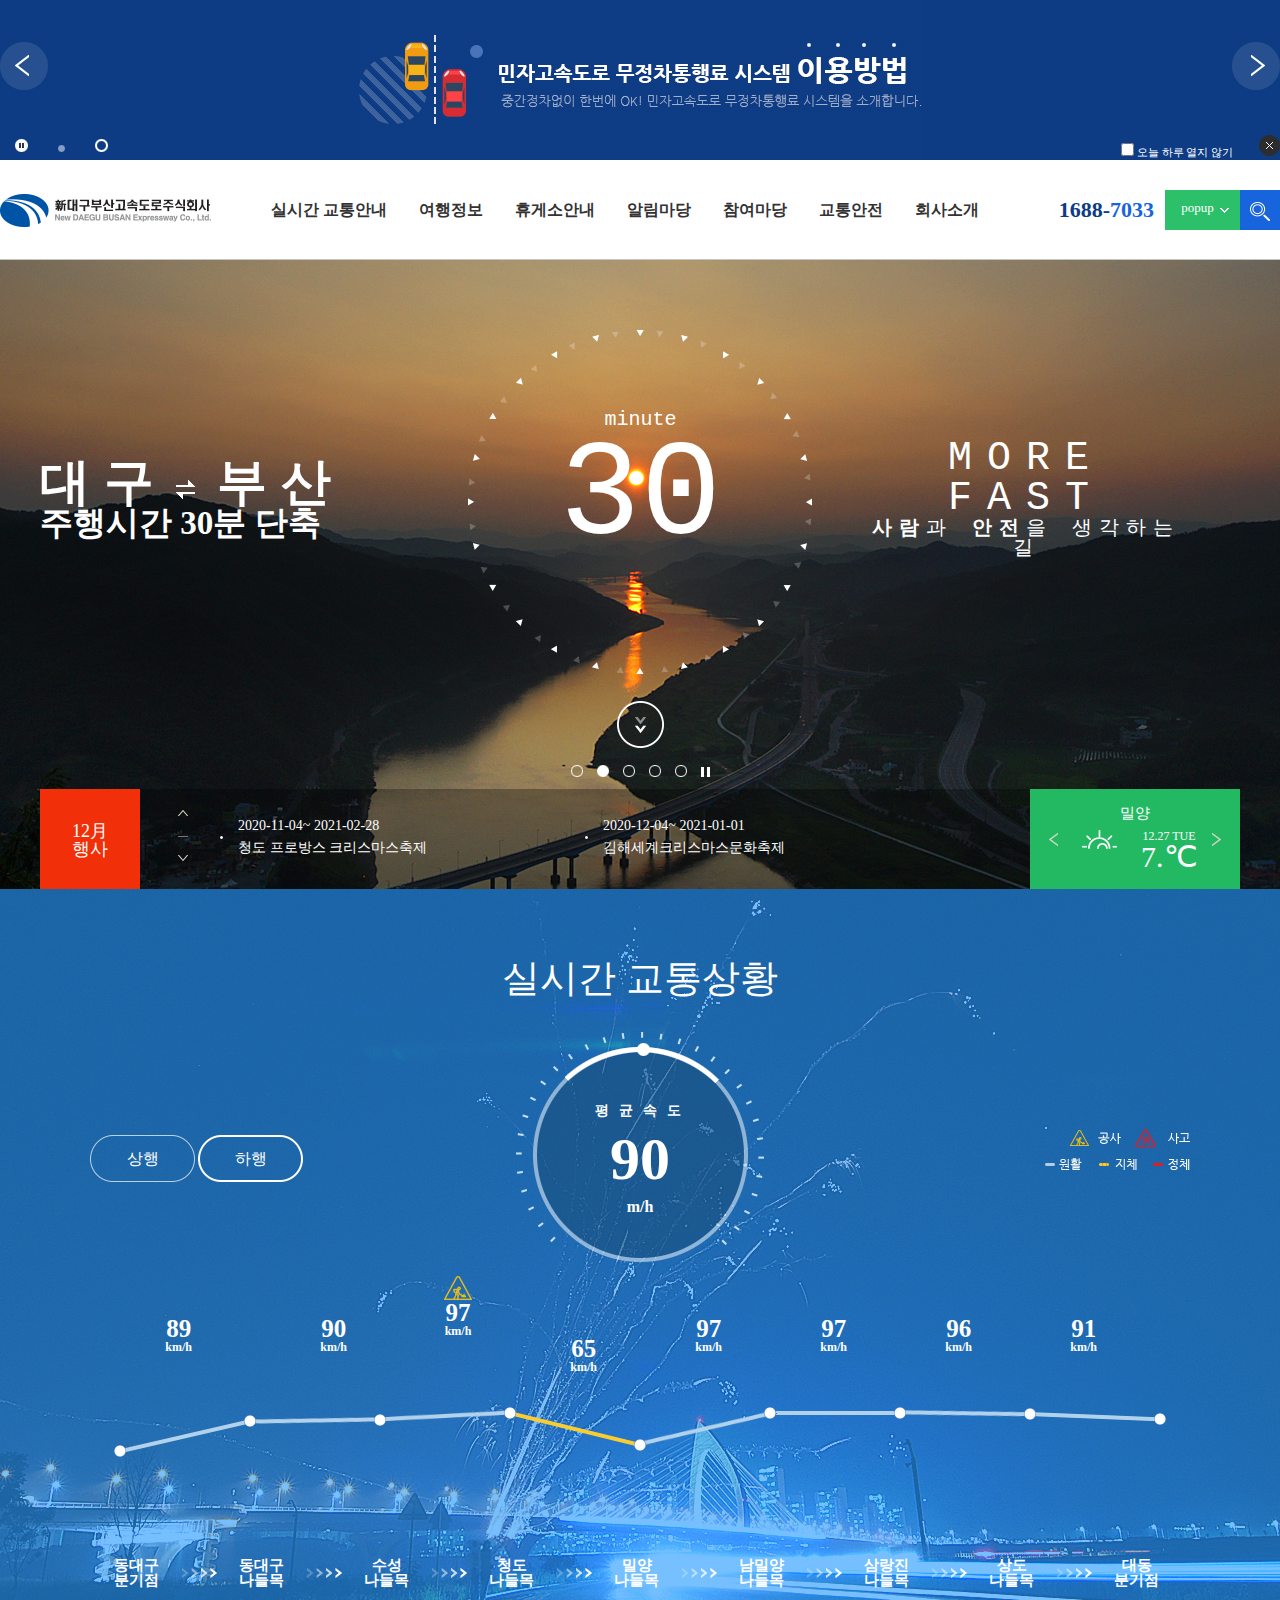
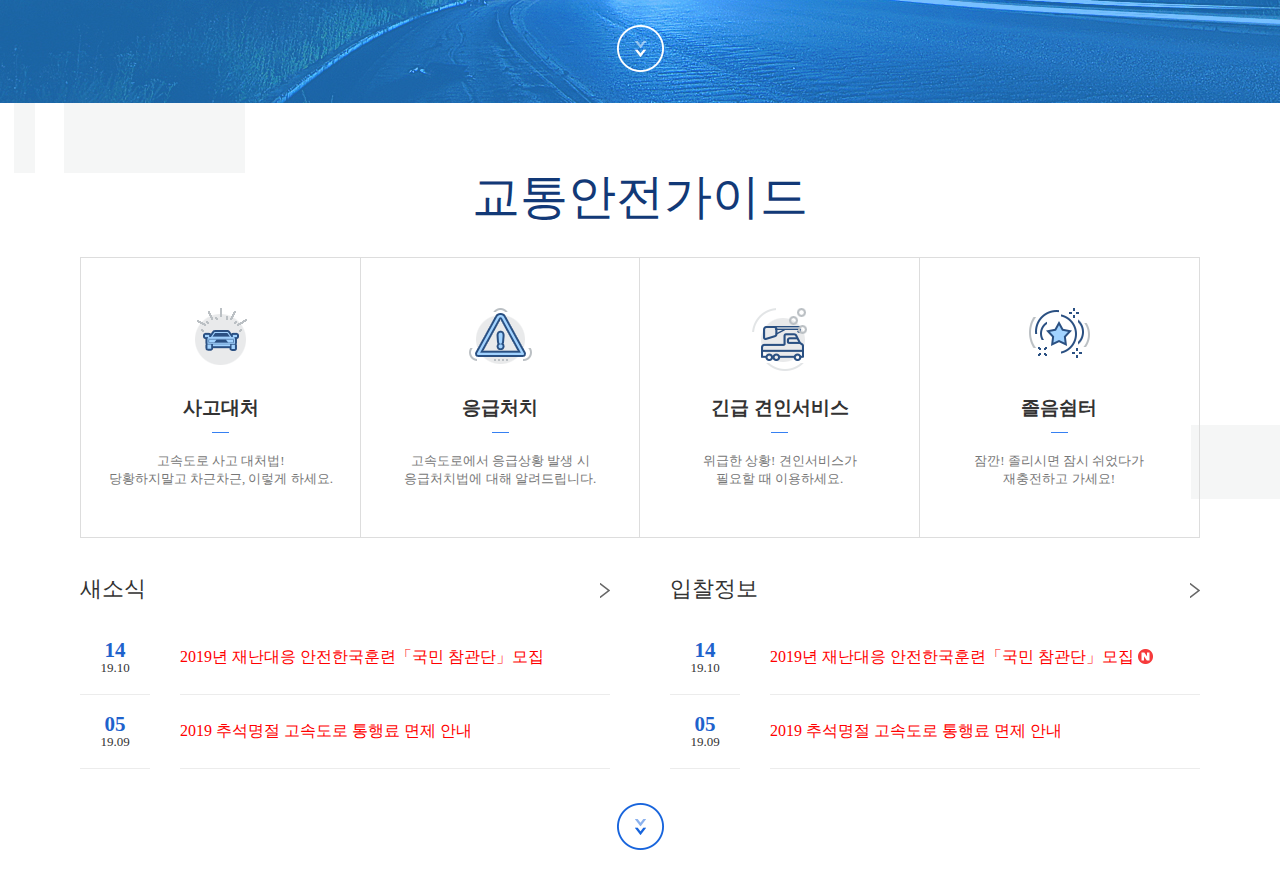
<file: index.html>
<!DOCTYPE html>
<html lang="en">
<head>
    <meta charset="UTF-8">
    <meta name="viewport" content="width=device-width, initial-scale=1.0">
    <title></title>
    <link rel="stylesheet" href="css/default.css" type="text/css">
    <link rel="stylesheet" href="css/style.css" type="text/css">
</head>
<body>
    <div id="banner">
        <div>
            <a href="#a"><img src="/index_images/ad_top.jpg" alt="민자고속도로 무정차통행료 시스템 이용방법 중간정차없이 한번에 OK!
            민자고속도로 무정차통행료 시스템을 소개합니다.">
            </a>

            <a href="#a" class="prev"><img src="/index_images/btn_arrow_left.png" alt="이전광고"></a>
            <a href="#a"class="next"><img src="/index_images/btn_arrow_right.png" alt="다음광고"></a>
            <div class="control">
                <a href="#a"><img src="/index_images/btn_pause.gif" alt="일시정지"></a>
                <a href="#a"><img src="/index_images/bu_paging.png" alt="첫번째 광고"></a>
                <a href="#a"><img src="/index_images/bu_paging_on.png" alt="두번째 광고 현재위치"></a>
            </div>
            <divclass>
                <div class="close">
                <input type="checkbox" id="chk1"><label for="chk1">오늘 하루 열지 않기</label>
                <a href="#a"><img src="index_images/btn_close.png" alt="광고닫기"></a>
            </div>

        </div>
    </div>
    

    <div id="header">
        <div>
            <h1><a href="#a"><img src="index_images/h1_logo.gif" alt="신대구부산고속도로 주식회사"></a></h1>
            <!-- lnb=local navigation bar -->
            <!-- gnl=global navigation bar -->
            <h2 class="hide">대메뉴</h2>
            <ul id="lnb">
                <li><a href="#a">실시간 교통안내</a></li>
                <li><a href="#a">여행정보</a></li>
                <li><a href="#a">휴게소안내</a></li>
                <li><a href="#a">알림마당</a></li>
                <li><a href="#a">참여마당</a></li>
                <li><a href="#a">교통안전</a></li>
                <li><a href="#a">회사소개</a></li>
            </ul>
            <div>
                <h2 class="hide">고객센터 전화번호</h2>
                <p>1688-<span>7033</span></p>
                <div>
                    <a href="#a" class="btn_pop">popup</a>
                    <a href="#a"><img src="index_images/btn_search.gif" alt="검색"></a>
                </div>
            </div>
        </div>
    </div>


    <div id="visual">
        <div>
            <div class="copy clear">
                <div class="text1">대구<img src="index_images/bu_arrow.gif" alt="왕복">부산<div>주행시간 30분 단축</div>
                </div>
                <div class="text2">minute<div>30</div></div>
                <div class="text3">MORE<br>FAST<div><strong>사람</strong>과 <strong>안전</strong>을 생각하는 길</div></div>
            </div>
            <div class="paging">
                <a href="#a"><img src="index_images/btn_down.png" alt="실시간교통현황 바로가기"></a>
                <div>
                    <ul>
                        <li><a href="#a"><img src="index_images/bu_paging2.png" alt="첫번째 이미지"></a></li>
                        <li><a href="#a"><img src="index_images/bu_paging_on2.png" alt="현재 두번째 이미지"></a></li>
                        <li><a href="#a"><img src="index_images/bu_paging2.png" alt="세번째 이미지"></a></li>
                        <li><a href="#a"><img src="index_images/bu_paging2.png" alt="네번째이미지"></a></li>
                        <li><a href="#a"><img src="index_images/bu_paging2.png" alt="다섯번째 이미지"></a></li>     
                    </ul><p><a href="#a"><img src="index_images/btn_pause2.png" alt="일시정지"></a></p>
                </div>
            </div>
            
            <div class="bottom clear">
                <h2>12月<br>행사</h2>
                <div class="event">
                    <ul class="clear">
                        <li><a href="#a">2020-11-04~ 2021-02-28<br>청도 프로방스 크리스마스축제</a></li>
                        <li><a href="#a">2020-12-04~ 2021-01-01<br>김해세계크리스마스문화축제</a></li>
                    </ul>
                    <div>
                        <a href="#a"><img src="index_images/btn_arrow_up.png" alt="이전 리스트"></a>
                        <a href="#a"><img src="index_images/btn_arrow_down.png" alt="다음 리스트"></a>
                    </div>
                </div>
                <h2 class="hide">날씨</h2>
                <div class="weather">
                        <h3>밀양</h3>
                    <div>
                        12.27 TUE<div>7.℃</div>
                        <img src="index_images/ico_weather1.png" alt="맑음">
                    </div>
                    <a href="#a" class="left"><img src="index_images/btn_arrow_left2.png" alt="이전날씨"></a>
                    <a href="#a" class="right"><img src="index_images/btn_arrow_right2.png" alt="다음날씨"></a>
                </div>
            </div>
        </div>
    </div>
    
    <div id="traffic_box">
        <div>
            <h2>실시간 교통상황</h2>
            <div class="speed">
                <div class="t1">평균속도</div>
                <div class="t2">90</div>
                <div class="t3">m/h</div>
            </div>
            <p class="right">
                <img src="index_images/img_bum.png" alt="">
            </p>
            <ul class="left">
                <li><a href="#a">상행</a></li>
                <li class="on"><a href="#a">하행</a></li>
            </ul>
            <h3 class="hide">하행</h3>
            <div class="graph">
                <img src="index_images/img_graph.png" alt="">
                <ul class="clear">
                    <li>
                        동대구<br>분기점
                        <div style="top: -242px">
                            <strong>89</strong>
                            km/h
                        </div>
                    </li>
                    <li>
                        동대구<br>나들목 
                        <div style="top: -242px">
                            <strong>90</strong>
                            km/h
                        </div>
                    </li>
                     <li>
                        수성<br>나들목
                        <div style="top: -282px">
                            <strong>
                                <img src="index_images/ico_sign.png" alt="공사중">
                                <span>
                                    [12.29 9\7:00~12.29 17.00][공사] 방향 79.04K(남천터널)방호벽공사,2차로
                                </span>
                                
                                97
                            </strong>
                            km/h
                        </div>
                    </li>
                    <li>
                        청도<br>나들목
                        <div style="top: -222px">
                            <strong>65</strong>
                            km/h
                        </div>
                    </li>
                    <li>
                        밀양<br>나들목
                        <div style="top: -242px">
                            <strong>97</strong>
                            km/h
                        </div>
                    </li>
                    <li>
                        남밀양<br>나들목
                        <div style="top: -242px">
                            <strong>97</strong>
                            km/h
                        </div>
                    </li>
                    <li>
                        삼랑진<br>나들목
                        <div style="top: -242px">
                            <strong>96</strong>
                            km/h
                        </div>
                    </li><li>
                        상도<br>나들목
                        <div style="top: -242px">
                            <strong>91</strong>
                            km/h
                        </div>
                    </li>
                    <li>
                        대동<br>분기점
                    </li>
                    
                </ul>
            </div>
            <div class="next">
                <a href="#a"><img src="index_images/btn_down.png" alt="교통안전가이드 바로가기"></a>
            </div>
        </div>
    </div>

    <div id="safe">
        <div>
            <h2>교통안전가이드</h2>
            <ul class="list clear">
                <li class="bg1">
                    <h3>사고대처</h3>
                    <div>고속도로 사고 대처법!<br>당황하지말고 차근차근, 이렇게 하세요.</div>
                    <a href="#a">바로가기</a>
                </li>
                <li class="bg2">
                    <h3>응급처치</h3>
                    <div>고속도로에서 응급상황 발생 시<br>응급처치법에 대해 알려드립니다.</div>
                    <a href="#a">바로가기</a>
                </li>
                <li class="bg3">
                    <h3>긴급 견인서비스</h3>
                    <div>위급한 상황! 견인서비스가<br>필요할 때 이용하세요.</div>
                    <a href="#a">바로가기</a>
                </li>
                <li class="bg4">
                    <h3>졸음쉼터</h3>
                    <div>잠깐! 졸리시면 잠시 쉬었다가<br>재충전하고 가세요!</div>
                    <a href="#a">바로가기</a>
                </li>
            </ul>



            <div class="news">
                <div>
                    <h3>새소식</h3>
                    <ul>
                        <li>
                            <a href="#a">2019년 재난대응 안전한국훈련「국민 참관단」모집</a>
                            <span><strong>14</strong>19.10</span>
                        </li>
                        <li>
                            <a href="#a">2019 추석명절 고속도로 통행료 면제 안내</a>
                            <span><strong>05</strong>19.09</span>
                        </li>
                    </ul>
                    <p>
                        <a href="#a"><img src="index_images/btn_more.png" alt="더보기"></a>
                    </p>
                </div>
                <div>
                    <h3>입찰정보</h3>
                    <ul>
                        <li>
                            <a href="#a">2019년 재난대응 안전한국훈련「국민 참관단」모집 <img src="index_images/ico_new.png" alt="신규게시물"></a>
                            <span><strong>14</strong>19.10</span>
                        </li>
                        <li>
                            <a href="#a">2019 추석명절 고속도로 통행료 면제 안내</a>
                            <span><strong>05</strong>19.09</span>
                        </li>
                    </ul>
                    <p>
                        <a href="#a"><img src="index_images/btn_more.png" alt="더보기"></a>
                    </p>
                </div>
            </div>
            <div class = "next clear">
                <a href="#a" class="clear"><img src="index_images/btn_down2.png" alt="제대로 즐기는 여행지 바로가기"></a>
            </div>
        </div>
    </div>
</body>
</html>
</file>
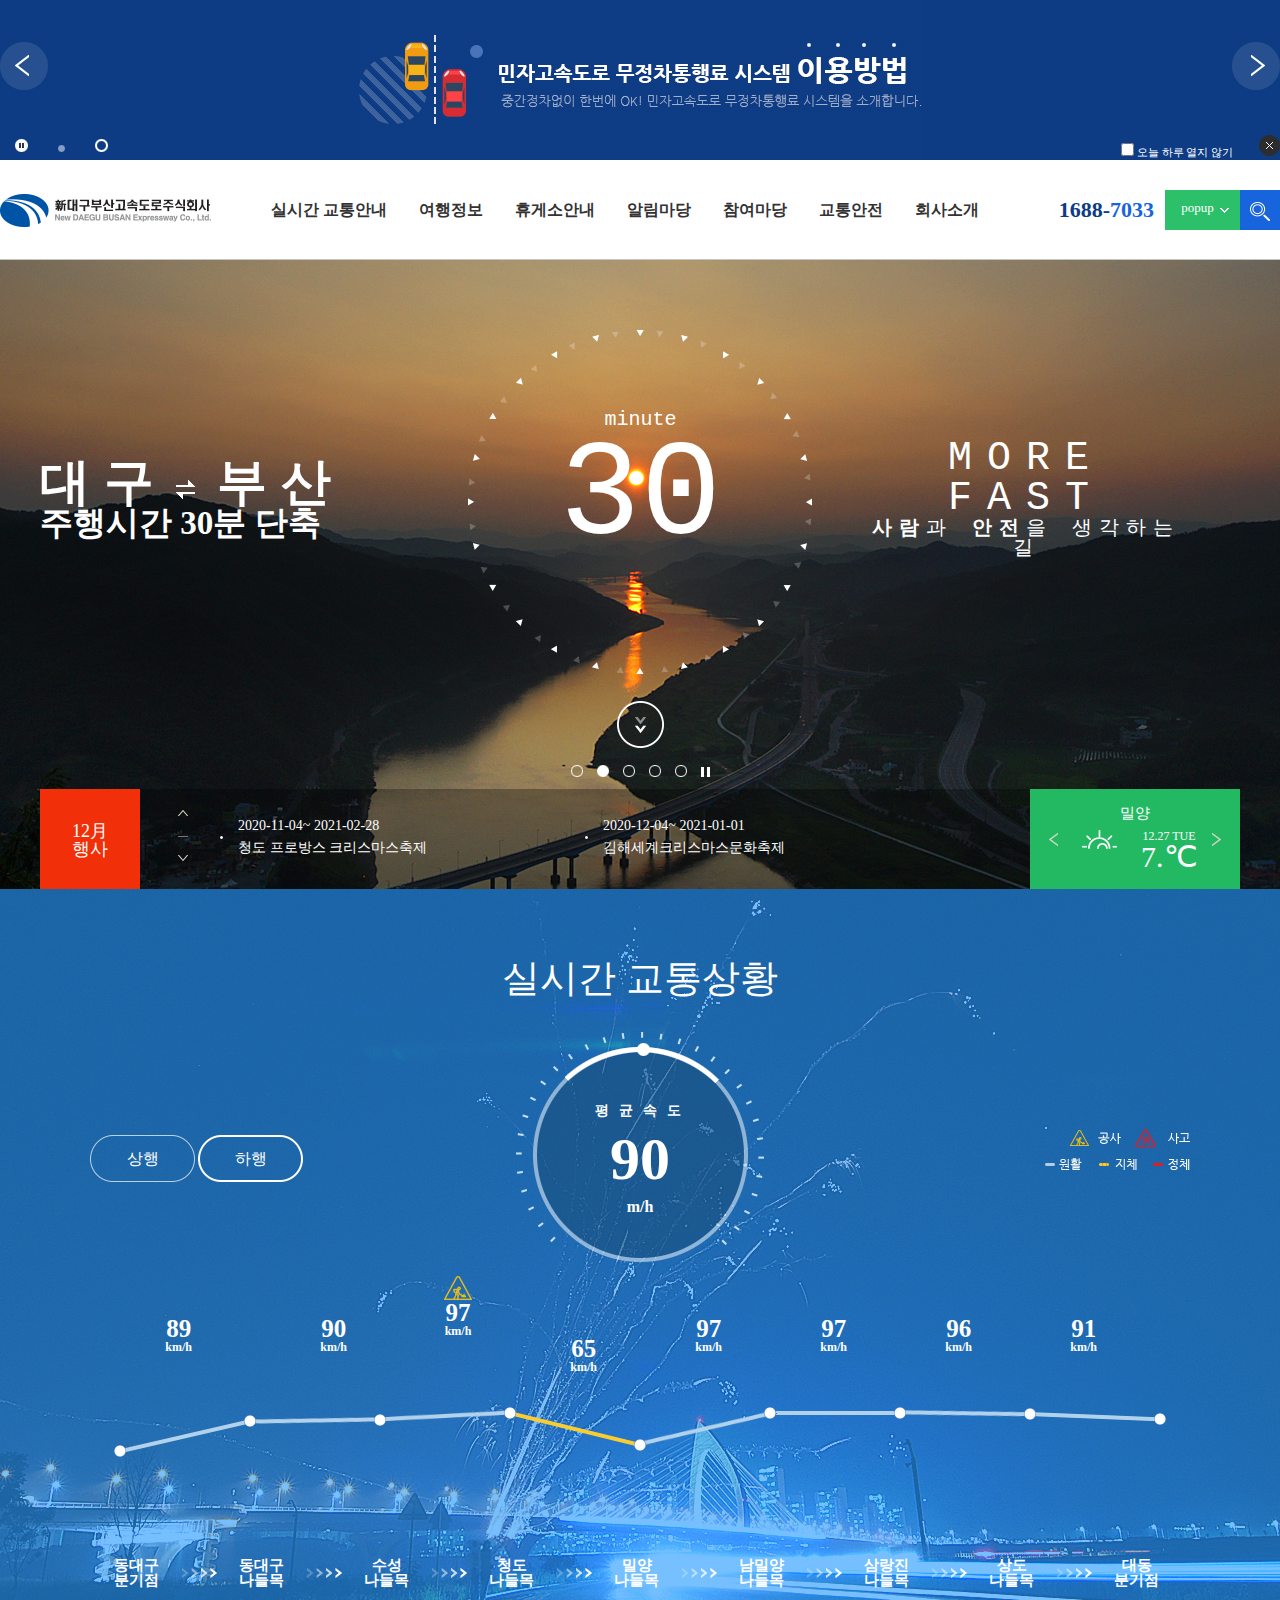
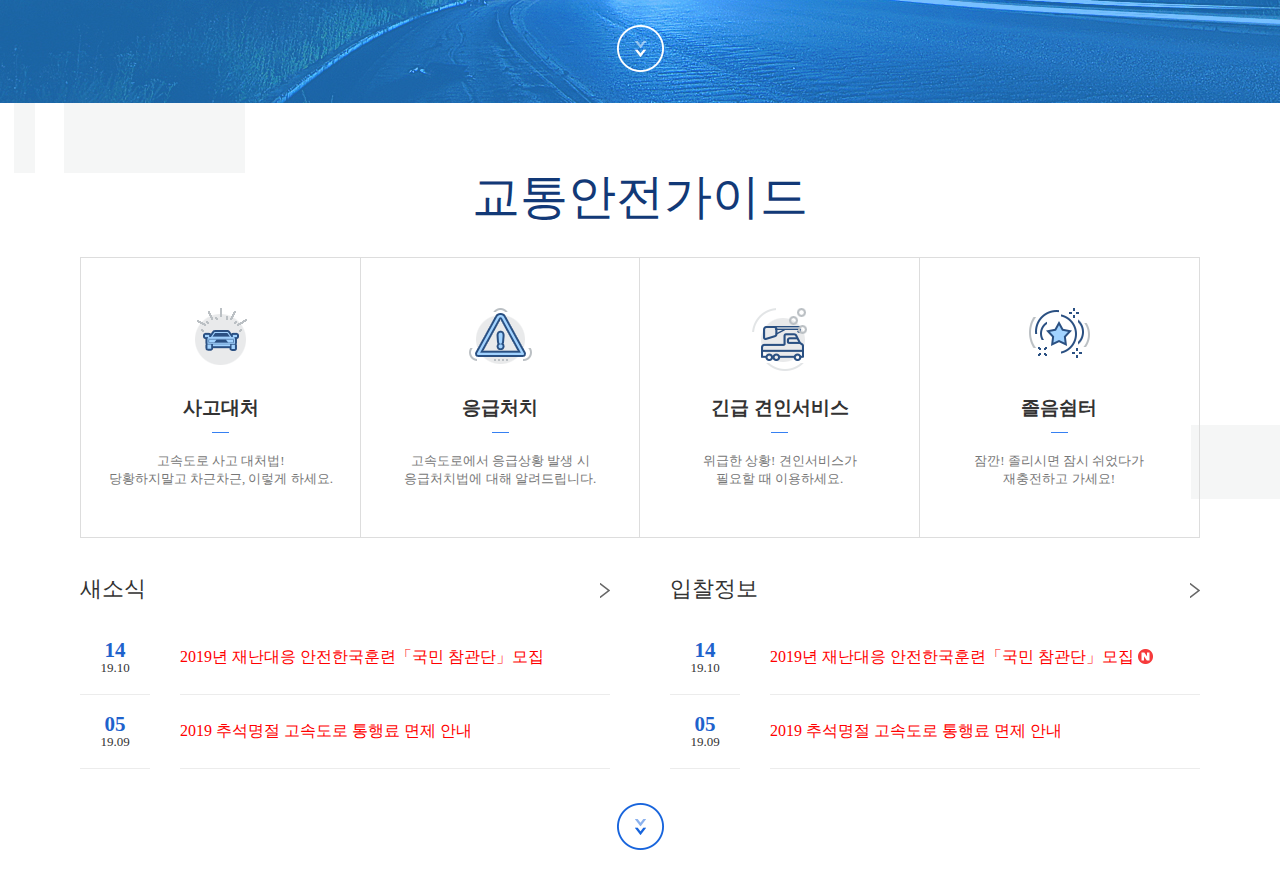
<file: window.html>
<!DOCTYPE html>
<html lang="en">
<head>
    <meta charset="UTF-8">
    <meta name="viewport" content="width=device-width, initial-scale=1.0">
    <title></title>
    <link rel="stylesheet" href="css/default.css" type="text/css">
    <link rel="stylesheet" href="css/style.css" type="text/css">
</head>
<body>
    <div id="banner">
        <div>
            <a href="#a"><img src="/index_images/ad_top.jpg" alt="민자고속도로 무정차통행료 시스템 이용방법 중간정차없이 한번에 OK!
            민자고속도로 무정차통행료 시스템을 소개합니다.">
            </a>

            <a href="#a" class="prev"><img src="/index_images/btn_arrow_left.png" alt="이전광고"></a>
            <a href="#a"class="next"><img src="/index_images/btn_arrow_right.png" alt="다음광고"></a>
            <div class="control">
                <a href="#a"><img src="/index_images/btn_pause.gif" alt="일시정지"></a>
                <a href="#a"><img src="/index_images/bu_paging.png" alt="첫번째 광고"></a>
                <a href="#a"><img src="/index_images/bu_paging_on.png" alt="두번째 광고 현재위치"></a>
            </div>
            <divclass>
                <div class="close">
                <input type="checkbox" id="chk1"><label for="chk1">오늘 하루 열지 않기</label>
                <a href="#a"><img src="index_images/btn_close.png" alt="광고닫기"></a>
            </div>

        </div>
    </div>
    

    <div id="header">
        <div>
            <h1><a href="#a"><img src="index_images/h1_logo.gif" alt="신대구부산고속도로 주식회사"></a></h1>
            <!-- lnb=local navigation bar -->
            <!-- gnl=global navigation bar -->
            <h2 class="hide">대메뉴</h2>
            <ul id="lnb">
                <li><a href="#a">실시간 교통안내</a></li>
                <li><a href="#a">여행정보</a></li>
                <li><a href="#a">휴게소안내</a></li>
                <li><a href="#a">알림마당</a></li>
                <li><a href="#a">참여마당</a></li>
                <li><a href="#a">교통안전</a></li>
                <li><a href="#a">회사소개</a></li>
            </ul>
            <div>
                <h2 class="hide">고객센터 전화번호</h2>
                <p>1688-<span>7033</span></p>
                <div>
                    <a href="#a" class="btn_pop">popup</a>
                    <a href="#a"><img src="index_images/btn_search.gif" alt="검색"></a>
                </div>
            </div>
        </div>
    </div>


    <div id="visual">
        <div>
            <div class="copy clear">
                <div class="text1">대구<img src="index_images/bu_arrow.gif" alt="왕복">부산<div>주행시간 30분 단축</div>
                </div>
                <div class="text2">minute<div>30</div></div>
                <div class="text3">MORE<br>FAST<div><strong>사람</strong>과 <strong>안전</strong>을 생각하는 길</div></div>
            </div>
            <div class="paging">
                <a href="#a"><img src="index_images/btn_down.png" alt="실시간교통현황 바로가기"></a>
                <div>
                    <ul>
                        <li><a href="#a"><img src="index_images/bu_paging2.png" alt="첫번째 이미지"></a></li>
                        <li><a href="#a"><img src="index_images/bu_paging_on2.png" alt="현재 두번째 이미지"></a></li>
                        <li><a href="#a"><img src="index_images/bu_paging2.png" alt="세번째 이미지"></a></li>
                        <li><a href="#a"><img src="index_images/bu_paging2.png" alt="네번째이미지"></a></li>
                        <li><a href="#a"><img src="index_images/bu_paging2.png" alt="다섯번째 이미지"></a></li>     
                    </ul><p><a href="#a"><img src="index_images/btn_pause2.png" alt="일시정지"></a></p>
                </div>
            </div>
            
            <div class="bottom clear">
                <h2>12月<br>행사</h2>
                <div class="event">
                    <ul class="clear">
                        <li><a href="#a">2020-11-04~ 2021-02-28<br>청도 프로방스 크리스마스축제</a></li>
                        <li><a href="#a">2020-12-04~ 2021-01-01<br>김해세계크리스마스문화축제</a></li>
                    </ul>
                    <div>
                        <a href="#a"><img src="index_images/btn_arrow_up.png" alt="이전 리스트"></a>
                        <a href="#a"><img src="index_images/btn_arrow_down.png" alt="다음 리스트"></a>
                    </div>
                </div>
                <h2 class="hide">날씨</h2>
                <div class="weather">
                        <h3>밀양</h3>
                    <div>
                        12.27 TUE<div>7.℃</div>
                        <img src="index_images/ico_weather1.png" alt="맑음">
                    </div>
                    <a href="#a" class="left"><img src="index_images/btn_arrow_left2.png" alt="이전날씨"></a>
                    <a href="#a" class="right"><img src="index_images/btn_arrow_right2.png" alt="다음날씨"></a>
                </div>
            </div>
        </div>
    </div>
    
    <div id="traffic_box">
        <div>
            <h2>실시간 교통상황</h2>
            <div class="speed">
                <div class="t1">평균속도</div>
                <div class="t2">90</div>
                <div class="t3">m/h</div>
            </div>
            <p class="right">
                <img src="index_images/img_bum.png" alt="">
            </p>
            <ul class="left">
                <li><a href="#a">상행</a></li>
                <li class="on"><a href="#a">하행</a></li>
            </ul>
            <h3 class="hide">하행</h3>
            <div class="graph">
                <img src="index_images/img_graph.png" alt="">
                <ul class="clear">
                    <li>
                        동대구<br>분기점
                        <div style="top: -242px">
                            <strong>89</strong>
                            km/h
                        </div>
                    </li>
                    <li>
                        동대구<br>나들목 
                        <div style="top: -242px">
                            <strong>90</strong>
                            km/h
                        </div>
                    </li>
                     <li>
                        수성<br>나들목
                        <div style="top: -282px">
                            <strong>
                                <img src="index_images/ico_sign.png" alt="공사중">
                                <span>
                                    [12.29 9\7:00~12.29 17.00][공사] 방향 79.04K(남천터널)방호벽공사,2차로
                                </span>
                                
                                97
                            </strong>
                            km/h
                        </div>
                    </li>
                    <li>
                        청도<br>나들목
                        <div style="top: -222px">
                            <strong>65</strong>
                            km/h
                        </div>
                    </li>
                    <li>
                        밀양<br>나들목
                        <div style="top: -242px">
                            <strong>97</strong>
                            km/h
                        </div>
                    </li>
                    <li>
                        남밀양<br>나들목
                        <div style="top: -242px">
                            <strong>97</strong>
                            km/h
                        </div>
                    </li>
                    <li>
                        삼랑진<br>나들목
                        <div style="top: -242px">
                            <strong>96</strong>
                            km/h
                        </div>
                    </li><li>
                        상도<br>나들목
                        <div style="top: -242px">
                            <strong>91</strong>
                            km/h
                        </div>
                    </li>
                    <li>
                        대동<br>분기점
                    </li>
                    
                </ul>
            </div>
            <div class="next">
                <a href="#a"><img src="index_images/btn_down.png" alt="교통안전가이드 바로가기"></a>
            </div>
        </div>
    </div>

    <div id="safe">
        <div>
            <h2>교통안전가이드</h2>
            <ul class="list clear">
                <li class="bg1">
                    <h3>사고대처</h3>
                    <div>고속도로 사고 대처법!<br>당황하지말고 차근차근, 이렇게 하세요.</div>
                    <a href="#a">바로가기</a>
                </li>
                <li class="bg2">
                    <h3>응급처치</h3>
                    <div>고속도로에서 응급상황 발생 시<br>응급처치법에 대해 알려드립니다.</div>
                    <a href="#a">바로가기</a>
                </li>
                <li class="bg3">
                    <h3>긴급 견인서비스</h3>
                    <div>위급한 상황! 견인서비스가<br>필요할 때 이용하세요.</div>
                    <a href="#a">바로가기</a>
                </li>
                <li class="bg4">
                    <h3>졸음쉼터</h3>
                    <div>잠깐! 졸리시면 잠시 쉬었다가<br>재충전하고 가세요!</div>
                    <a href="#a">바로가기</a>
                </li>
            </ul>



            <div class="news">
                <div>
                    <h3>새소식</h3>
                    <ul>
                        <li>
                            <a href="#a">2019년 재난대응 안전한국훈련「국민 참관단」모집</a>
                            <span><strong>14</strong>19.10</span>
                        </li>
                        <li>
                            <a href="#a">2019 추석명절 고속도로 통행료 면제 안내</a>
                            <span><strong>05</strong>19.09</span>
                        </li>
                    </ul>
                    <p>
                        <a href="#a"><img src="index_images/btn_more.png" alt="더보기"></a>
                    </p>
                </div>
                <div>
                    <h3>입찰정보</h3>
                    <ul>
                        <li>
                            <a href="#a">2019년 재난대응 안전한국훈련「국민 참관단」모집 <img src="index_images/ico_new.png" alt="신규게시물"></a>
                            <span><strong>14</strong>19.10</span>
                        </li>
                        <li>
                            <a href="#a">2019 추석명절 고속도로 통행료 면제 안내</a>
                            <span><strong>05</strong>19.09</span>
                        </li>
                    </ul>
                    <p>
                        <a href="#a"><img src="index_images/btn_more.png" alt="더보기"></a>
                    </p>
                </div>
            </div>
            <div class = "next clear">
                <a href="#a" class="clear"><img src="index_images/btn_down2.png" alt="제대로 즐기는 여행지 바로가기"></a>
            </div>
        </div>
    </div>
</body>
</html>
</file>
<file: css/default.css>
body{
    margin: 0 0 0 0;
    padding: 0 0 0 0;
}

.hide,legend,hr,caption span{
    position: absolute; left:-3000%;
}


    a:link { color: red; text-decoration: none;}
    a:visited { color: black; text-decoration: none;}
    a:hover { color: blue; text-decoration: none;}


/* http://meyerweb.com/eric/tools/css/reset/ 
   v2.0 | 20110126
   License: none (public domain)
*/

html, body, div, span, applet, object, iframe,
h1, h2, h3, h4, h5, h6, p, blockquote, pre,
a, abbr, acronym, address, big, cite, code,
del, dfn, em, img, ins, kbd, q, s, samp,
small, strike, strong, sub, sup, tt, var,
b, u, i, center,
dl, dt, dd, ol, ul, li,
fieldset, form, label, legend,
table, caption, tbody, tfoot, thead, tr, th, td,
article, aside, canvas, details, embed, 
figure, figcaption, footer, header, hgroup, 
menu, nav, output, ruby, section, summary,
time, mark, audio, video {
	margin: 0;
	padding: 0;
	border: 0;
	font-size: 100%;
	font: inherit;
	vertical-align: baseline;
}
/* HTML5 display-role reset for older browsers */
article, aside, details, figcaption, figure, 
footer, header, hgroup, menu, nav, section {
	display: block;
}
body {
	line-height: 1;
}
ol, ul {
	list-style: none;
}
blockquote, q {
	quotes: none;
}
blockquote:before, blockquote:after,
q:before, q:after {
	content: '';
	content: none;
}
table {
	border-collapse: collapse;
	border-spacing: 0;
}

.clear{
	zoom:1;
	clear: both;
}

.clear:after{
	content: "";
	display: block;
	clear: both;
}
</file>
<file: css/style.css>
@charset "utf-8";
/* CSS Document */

/* banner-------------------------------------------------------------------------------------------- */

#banner{
    background : #0e3c84;
    height: 160px;
}

#banner > div{
    width: 1280px;
    margin: 0 auto;
    text-align: center;
    position: relative;
}
#banner .prev,
#banner .next,
#banner .control,
#banner .close{
    position: absolute;
}

#banner .prev{
    left: 0;
    top: 42px;
}
#banner .next{
    right: 0;
    top: 42px;
}
#banner .control{
    left: 0;
    bottom: 11px;
    /*control아이콘간의 간격을 없애기 위해서  */
    font-size: 0;
}
#banner .close{
    right: 0;
    bottom: 4px;
}

/* control 간격 조정 
padding으로 줄시에 클릭시 불편함*/
#banner .control a{
    margin: 15px;    
}

/*close 영역의 글자  */
#banner .close label{
    font-size: 11px;
    color: #fff;
    /* 오늘하루 열지않기 옆 간격조절을 위해 */
    padding: 0 22px 0 0;
}

/* header-------------------------------------------------------------------------------------------- */
/* 해더 아래쪽 밑줄 */
#header{
    height : 99px;
    background: white;
    border-bottom: 1px solid #c5c5c5;
}

/* 가운데 정렬용 */
#header > div{
    width: 1280px;
    margin: 0 auto;
    text-align: center;
    position: relative;
}

#header > div > *{
    float: left;
}

/* li 가로로 줄세우기 */
#header #lnb li{
    float: left;
    /* 대메뉴 가로  */
    padding: 0 16px;
}

#header #lnb li a{
    display: block;
    height: 99px;
    /* 줄간격 */
    line-height: 99px;
    font-size: 16px;
    font-weight: bold;
    color: #333;
}

/* 로고옆 여백 */
#header h1 {
    padding:0 44px 0 0;
    
}

/* 마우스 올렸을때 메뉴아래 선택바 */
#header #lnb li a:hover{
    border-bottom: 4px solid #1764dc;
    /* 선이 아래로 떨어지지 않게 맞추기 */
    height: 95px;
    color: #3c91f3;
    background: url(../index_images/bg_lnb.gif) no-repeat center 87px;

}

#header p{
    display: block;
    height: 99px;
    /* 줄간격 */
    line-height: 99px;
    font-size: 22px;
    font-weight: bold;
    color: #0e3c84;
    float: left;
}

#header p span{
    color: #1764dc;
}

/* div 세로 가운데 정렬이 안되기 때문에 패딩으로 맞춤 */
#header>div>div>div{
    padding: 30px 0 0 11px;
    /* btn_pop, img 사이의 여백이 삭제 */
    font-size: 0px;
    float: left;
}

#header .btn_pop{
    display: inline-block;
    width: 75px;
    height: 40px;
    background: url(../index_images/bu_arrow_down.gif) no-repeat 55px center #2cc06b;
    /* position: relative;
    top: -15px; */
    font-size: 13px;
    color: #fff;
    line-height: 35px;
    /* 들여쓰기 */
    text-indent: -10px;
}


/* btn_pop, img 줄 맞추기 */
 #header>div>div a{
    vertical-align: middle;
    
} 
/*이경우로 안맞춰 질 경우 #header .btn_pop 안에서 포지션으로 맞추기*/

#header>div>div{
    float: right;
}



/* visual-------------------------------------------------------------------------------------------- */

#visual{
    background: url(../index_images/bg_visual.jpg) no-repeat center top;
}

#visual > div {
    width: 1200px;
    /* height: 360px; */
    margin: 0 auto;
    /* text-align: center;
    position: relative; */
}

/* visual part1-1------------------------------------------------------------------------------------ */
#visual .copy{
    padding: 68px 0 0;
}

#visual .copy > div {
    float: left;
    width: 33.33%;
}
    /* visual part1-2------------------------------------------------------------------------------------ */

#visual .copy .text1{
    padding: 127px 0 0 0;
    font-size: 50px;
    font-weight: bold;
    color: #fff;
    text-align: left;
    /* 글자 자간 */
    letter-spacing: 14px;
}

#visual .copy .text1 div{
    font-size: 33px;
    font-weight: bold;
    color: #fff;
    letter-spacing: 0;
}

#visual .copy .text1 img{
    margin: 0 22px 0 8px;
}

    /* visual part1-3------------------------------------------------------------------------------------ */

#visual .copy .text2{
    /* 이미지를 다 보기위해서 */
    width: 401px;
    height: 264px;
    background: url(../index_images/bg_circle.png) no-repeat center;
    font-family: monospace;
    font-size: 20px;
    color: #fff;
    text-align: center;
    /* 패딩을 위로 줄경우 height값이 변경 344-80=264 264px 수정 */
    padding: 80px 0 0 0;

}

#visual .copy .text2 div{
    font-size: 135px;
    color: #fff;
    font-family: monospace;

}

    /* visual part1-4------------------------------------------------------------------------------------ */

#visual .copy .text3{
    float: right;
    font-family: monospace;
    font-size: 40px;
    color: #fff;
    text-align: center;
    letter-spacing: 15px;
     padding: 109px 37px 0 0;
     width: 354px;
}

#visual .copy .text3 div{
font-family: monospace;   
font-size: 20px;
color: #fff;
text-align: center;
letter-spacing: 7px;

}

strong { 
    font-weight: bold;
}

    /* visual part2-1------------------------------------------------------------------------------------ */

#visual .paging{
    text-align: center;
    margin: 0 auto;
    font-size: 0;
    padding: 27px;
}
#visual .paging div{
    padding: 17px;
}

    /* visual part2-2------------------------------------------------------------------------------------ */

#visual .paging ul{
    display: inline-block;
    font-size: 0;
}
#visual .paging li{
    /* 아이콘을 가로배치 중앙에 하기위해 */
    display: inline-block;
    margin: 0 7px;
}

#visual .paging p{
    display: inline-block;
    margin: 0 7px;
}

/* #visual .paging > a{
    a요소는 인라인요소 근접요소에 패딩으로 맞추기
    margin: 27px 0 17px;
} */

    /* visual part3-1------------------------------------------------------------------------------------ */
    #visual .bottom {
        margin-top: -32px;
}

    /* visual part3-2------------------------------------------------------------------------------------ */
 
    /* float 을주면 높이가 없기때문에 배경이 짤림 */
    #visual .bottom > .event{
        float: left;
        padding: 0 80px;
        width: 730px;
        height: 100px;
        background: rgba(0, 0, 0, 0.3);
        position: relative;
    }

    #visual .bottom h2{
    width: 100px;
    height: 67px;
    background: #f13009;
    color: #fff;
    text-align: center;
    font-size: 18px;
    /* 전체높이에서 33px 빼기  100-33=67px */
    padding: 33px 0 0 0;
    /* h요소는 블럭 */
    float: left;
}
#visual .bottom > .event div{
    position: absolute;
    left: 38px;
    top: 14px;
    background:url(../index_images/bg_line.gif) no-repeat center 33px;
}

/* a링크 화살표를 아래로 내리기 위해 */
#visual .bottom > .event div a{
    display: block;
    margin:0 0 29px;
}
#visual .bottom > .event ul{
    padding: 26px 0 0 0;
}

#visual .bottom > .event li{
    float: left;
    width: 50%;
}

#visual .bottom > .event li a {
    display: block;
    font-size: 14px;
    color: #fff;
    padding: 0 0 0 18px;
    background: url(../index_images/bu_circle.png) no-repeat left;
    line-height: 22px;
}

    /* visual part3-3------------------------------------------------------------------------------------ */

#visual .bottom .weather{
    float: left;
    width: 124px;
    height: 100px;
    background: #23b963;
    text-align: center;
    padding: 0 43px;
    position: relative;
}

#visual .bottom .weather >a{
    position: absolute;
    top: 50%;
    margin-top: -6.5px;
}

#visual .bottom .weather >a.left{
    left: 19px;
}

#visual .bottom .weather >a.right{
    right: 19px;
}

#visual .bottom .weather h3{
    text-align: center;
    font-size: 15px;
    color: #fff;
    margin: 17px 0 9px;
}

#visual .bottom .weather > div{
    padding: 0 0 0 68px;
    position: relative;
    font-size: 12px;
    color: #fff;
}

#visual .bottom .weather > div > div{
    font-size: 30px;
}
#visual .bottom .weather > div img{
    position: absolute;
    left: 9px;
   top: 0;
}

/* traffic_box-------------------------------------------------------------------------------------------- */
#traffic_box{
    background: url(../index_images/bg_traffic.jpg) no-repeat center top;
}

#traffic_box >div{
    width: 1200px;
    margin: 0 auto;
    position: relative;
}

#traffic_box >div h2{
    font-size: 38px;
    padding: 70px 0 0 0;
    color: #fefefe;
    text-align: center;
}

    /* traffic_box 1-1 -------------------------------------------------------------------------------------------- */

#traffic_box >div .speed{
    width:250px;
    height: 230px;
    margin: 35px auto 145px;
    background: url(../index_images/bg_circle2.png) no-repeat center top;
    text-align: center;
    color: #fff;
}

#traffic_box >div .speed div.t1{
    padding: 72px 0 20px;
    font-size: 14px;
    font-weight: bold;
    /* 자간 */
    letter-spacing: 10px;
    /* 들여쓰기 */
    text-indent: 6px;
}

#traffic_box >div .speed div.t2{
    padding: 0 0 17px;
    font-size: 60px;
    font-weight: bold;
    line-height: 73%;
}
#traffic_box >div .speed div.t3{
    font-size: 11;
    font-weight: bold;
}

    /* traffic_box 1-2 -------------------------------------------------------------------------------------------- */
#traffic_box >div .right {
    position: absolute;
    top: 240px;
    right: 50px;
}

#traffic_box >div .left {
    position: absolute;
    left: 50px;
    top: 246px;
}

#traffic_box >div .left li{
    float: left;
    padding: 0 3px 0 0;
}

#traffic_box >div .left a{
    display: block;
    width: 105px;
    height: 47px;
    background: url(../index_images/bg_btn_tab.png) no-repeat;
    text-align: center;
    line-height: 47px;
    color: #fff;
}

#traffic_box >div .left a:hover,
#traffic_box >div .left li.on a{
    background-position: right top;
}


    /* traffic_box 2-1 -------------------------------------------------------------------------------------------- */
#traffic_box >div .graph{
    margin: 0 auto;
    width: 1052px;
}
#traffic_box >div .graph li{
    float: left;
    padding: 0 0 0 80px;
    background: url(../index_images/bg_arrow.png)no-repeat 23px center;
    width: 45px;
    color: #fff;
    font-weight: bold;
    position: relative;
    font-size: 15px;
    text-align: center;

}
#traffic_box >div .graph li>div{
    position: absolute;
    top: -197px;
    right: -63px;
    font-size: 12px;
    text-align: center;
}

#traffic_box >div .graph li:first-child{
    background: none;
    padding-left: 0;;
}

#traffic_box >div .graph li:first-child div{
    right: -33px;
}

#traffic_box >div .graph ul{
    padding: 98px 0 0 0;
}

#traffic_box >div .graph li>div strong{
    font-weight: bold;
    display: block;
    font-size: 25px;
    position: relative;
}

#traffic_box >div .graph li>div strong img{
    display : block;
    margin: 0 auto;
}

#traffic_box >div .graph li>div strong img+span{
    display: none;
    position: absolute;
    font-size: 11px;
    color: #fff;
    background: #0e3c84;
    width: 215px;
    padding: 8px;
    left: 29px;
    top: -22px;
}

#traffic_box >div .graph li>div strong img:hover+span{
    display: block;
}

#traffic_box >div .next{
    padding: 37px 0 28px;
    text-align: center;
}

/* safe-------------------------------------------------------------------------------------------- */

#safe{
    background: url(../index_images/bg_visual2.gif)no-repeat center top;
}

#safe > div{
    position: relative;
    width: 1120px;
    margin: 0 auto;
}

#safe > div > h2{
    font-size: 48px;
    text-align: center;
    padding: 70px 0 36px 0;
    color: #123977;
}

#safe .list{
    border: 1px solid #ddd;
}

#safe .list li{
    float: left;
    width: 25%;
    text-align: center;
    border-left: 1px solid #ddd;
    /* 겹친 border선 정리 */
    margin-left: -1px;
    background-position: center 50px;
    background-repeat: no-repeat;
    position: relative;
}

#safe .list li h3{
    padding : 140px 0 16px;
    font-size: 19px;
    font-weight: bold;
    background: url(../index_images/bg_line2.gif) no-repeat center bottom;
    color: #333;
}

#safe .list li div{
    padding: 19px 0 0;
    height: 85px;
    font-size: 13px;
    color: #777;
    line-height: 18px;
}

#safe .list li.bg1{background-image:url(../index_images/bg_ico_off1.png);}
#safe .list li.bg2{background-image:url(../index_images/bg_ico_off2.png);}
#safe .list li.bg3{background-image:url(../index_images/bg_ico_off3.png);}
#safe .list li.bg4{background-image:url(../index_images/bg_ico_off4.png);}

#safe .list li a{
    position: absolute;
    left: 0;
    top: 0;
    width: 100%;
    height: 100%;
    /* 여러 요소(태그)가 겹칠때 우선순위 설정태그 z-index */
    z-index: 2;
    /* 글자 안보이게 가리기 */
    color: transparent;
}

#safe .list li:hover{
    background-color: #1660d4;
}

#safe .list li:hover h3,
#safe .list li:hover div{
    color: #fff;
}

#safe .list li.bg1:hover{background-image:url(../index_images/bg_ico_on1.png);}
#safe .list li.bg2:hover{background-image:url(../index_images/bg_ico_on2.png);}
#safe .list li.bg3:hover{background-image:url(../index_images/bg_ico_on3.png);}
#safe .list li.bg4:hover{background-image:url(../index_images/bg_ico_on4.png);}


#safe .news{
    padding: 40px 0 0 0;
}

#safe .news>div{
    float: right;
    width: 530px;
    position: relative;
}

#safe .news>div:first-child{
    float: left;
}

#safe .news h3{
    color: #333;
    font-size: 22px;
    padding: 0 0 20px 0;
}

#safe .news li{
    height: 74px;
    padding: 0 0 0 100px;
    position: relative;
}
#safe .news li a{
    height: 74px;
    line-height: 74px;
    border-bottom: 1px solid #ececec;
    display: block;
}
#safe .news li a img{
    position: relative;
    top: 2px
}

#safe .news li span{
        display: block;
        position: absolute;
        left: 0;
        top: 0;
        height: 74px;
        border-bottom: 1px solid #ececec;
        width :70px;
        text-align : center;
        font-size : 13px;
        color :#333
}

#safe .news li span strong{
    /* strong 인라인요소 */
    display : block;
    padding: 20px 0 0;
    font-size : 21px;
    color : #1e62cc;
}

#safe .news>div p{
    position : absolute;
    top: 5px;
    right : 0;
}

#safe .next{
    padding: 35px 0 20px 0;
    text-align: center;
}
</file>
